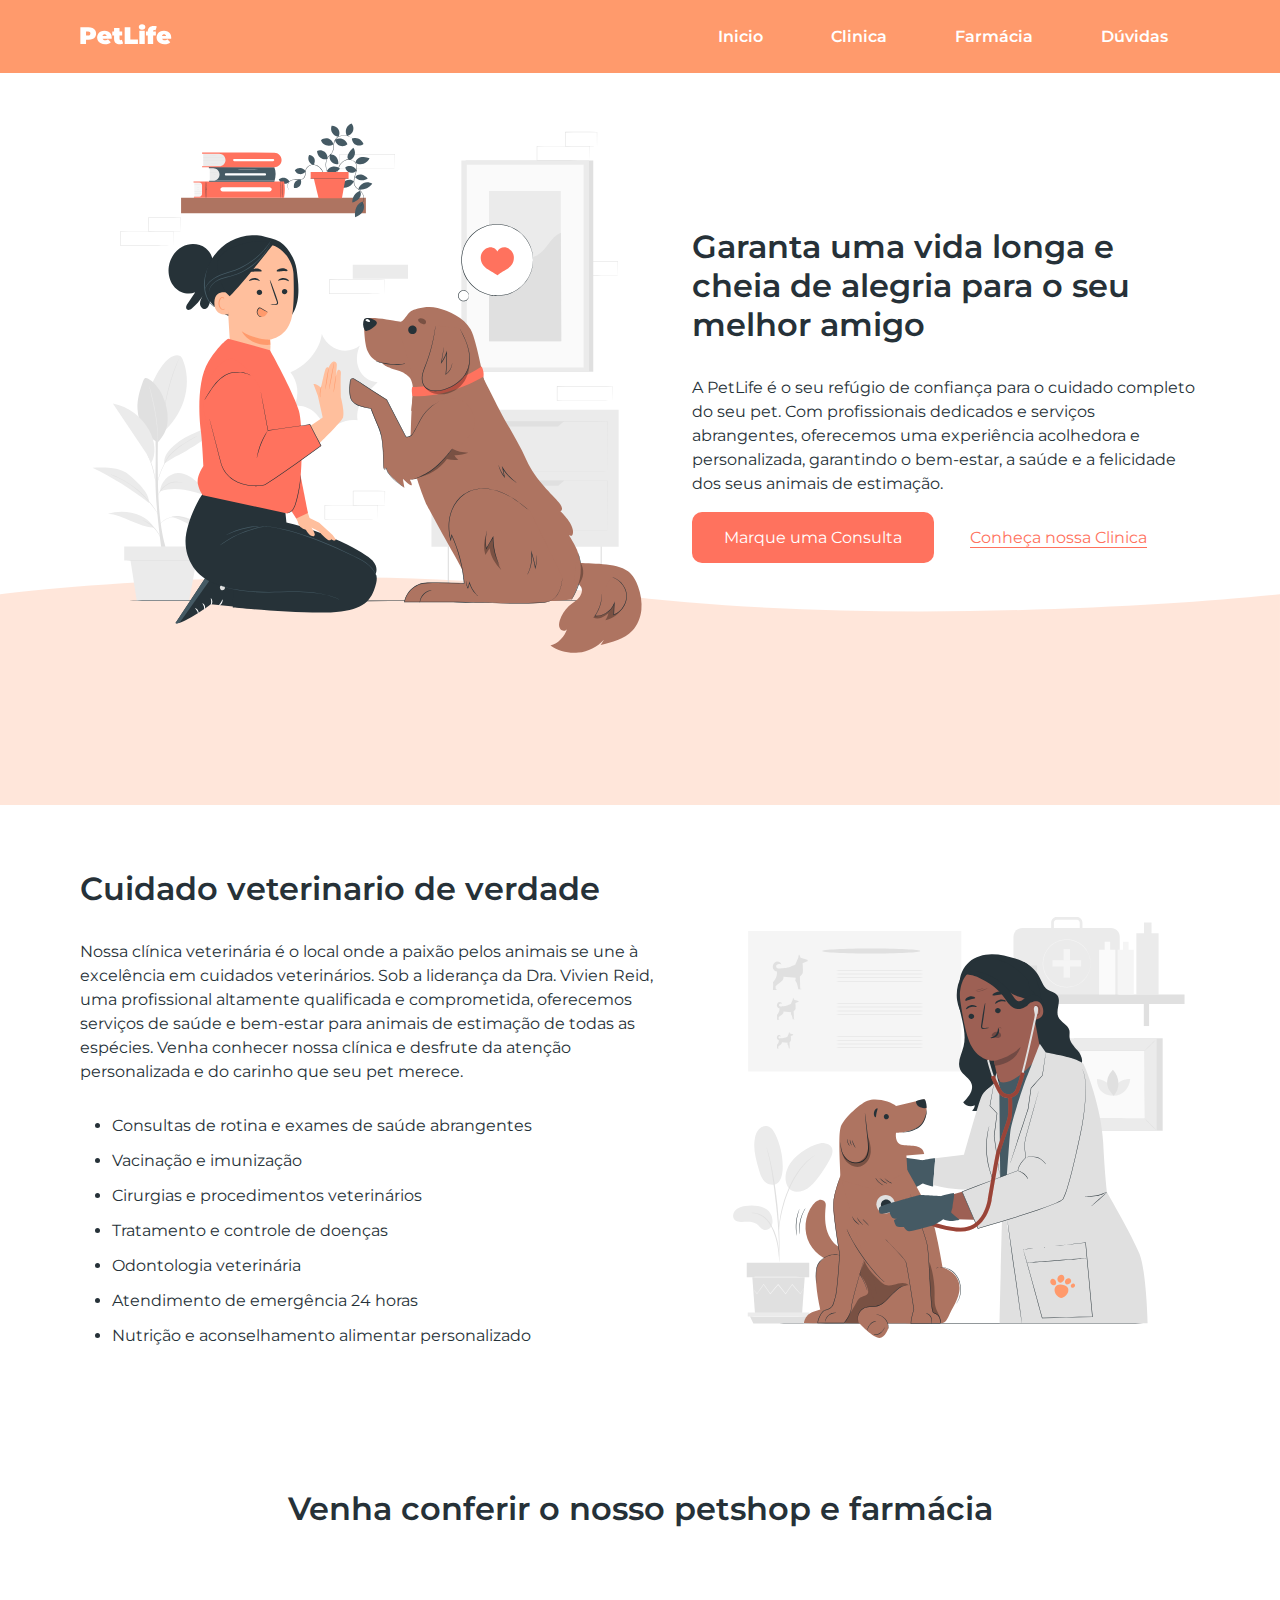
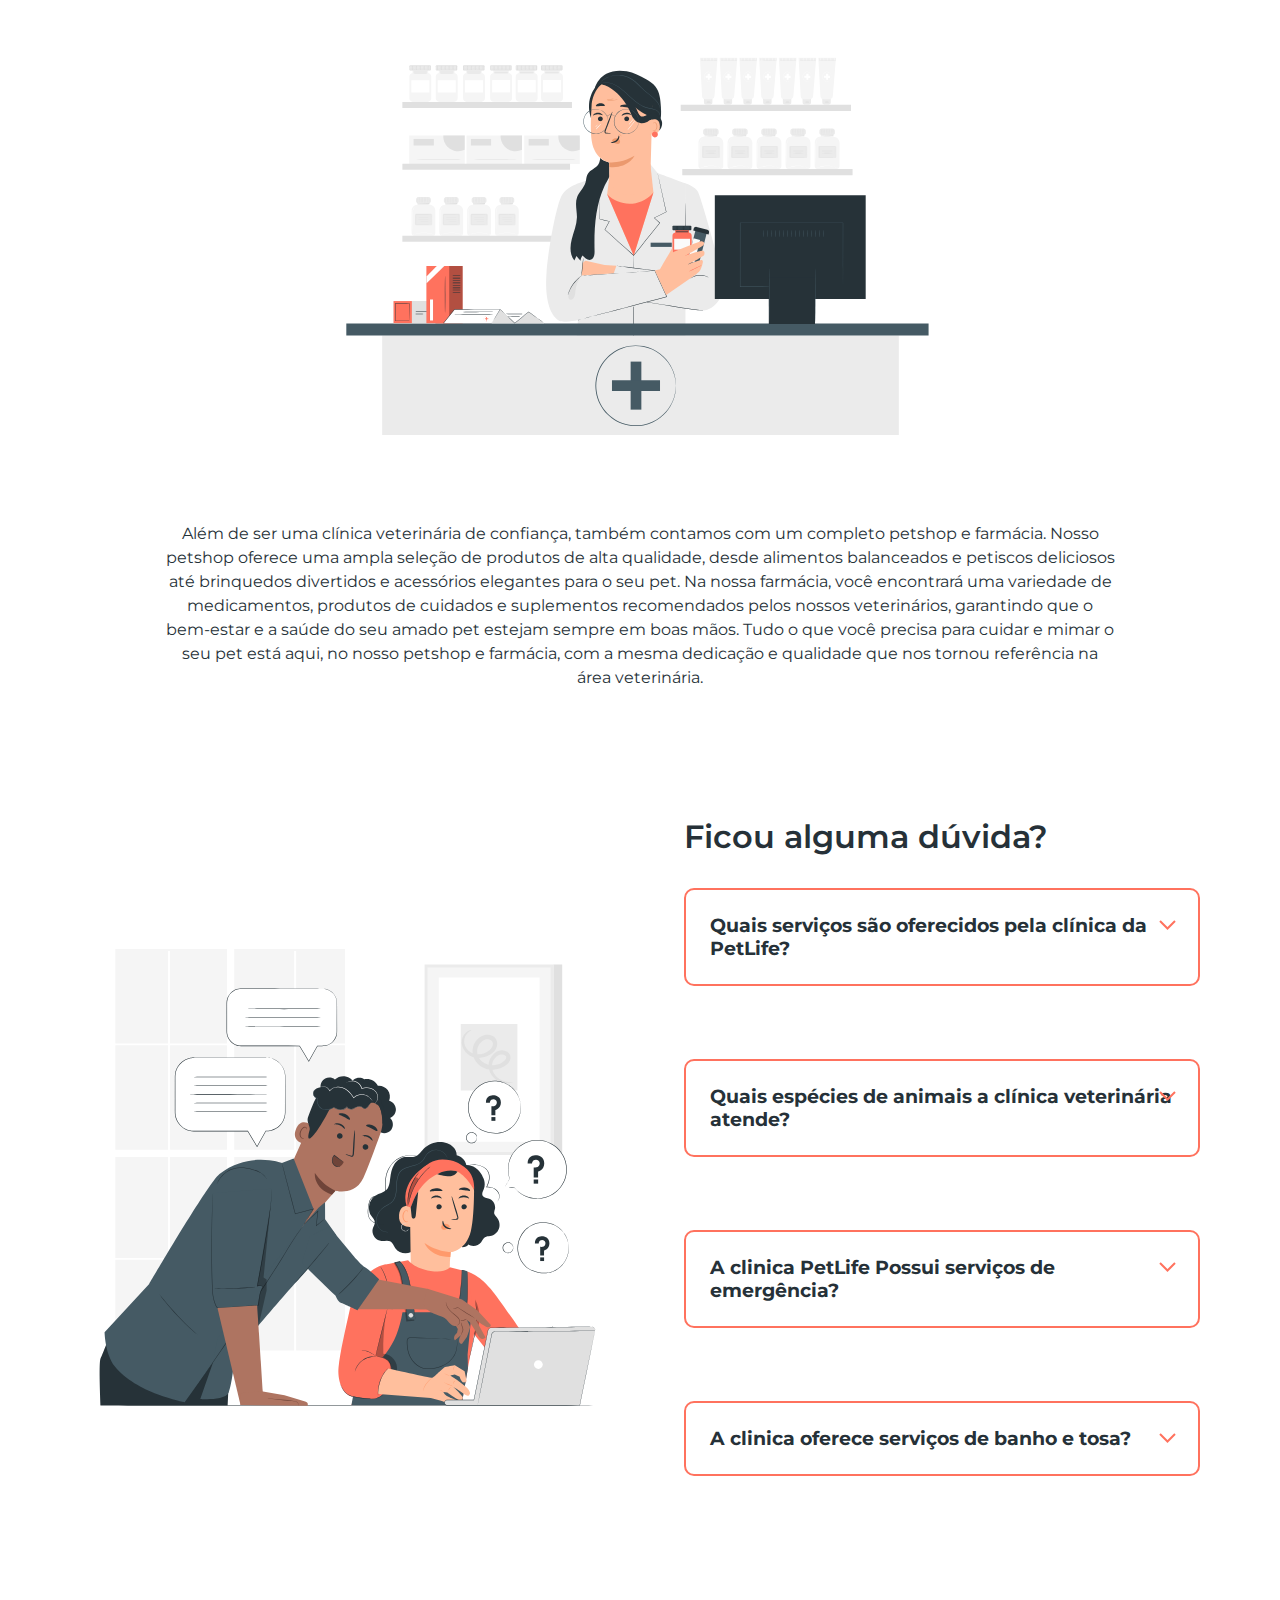
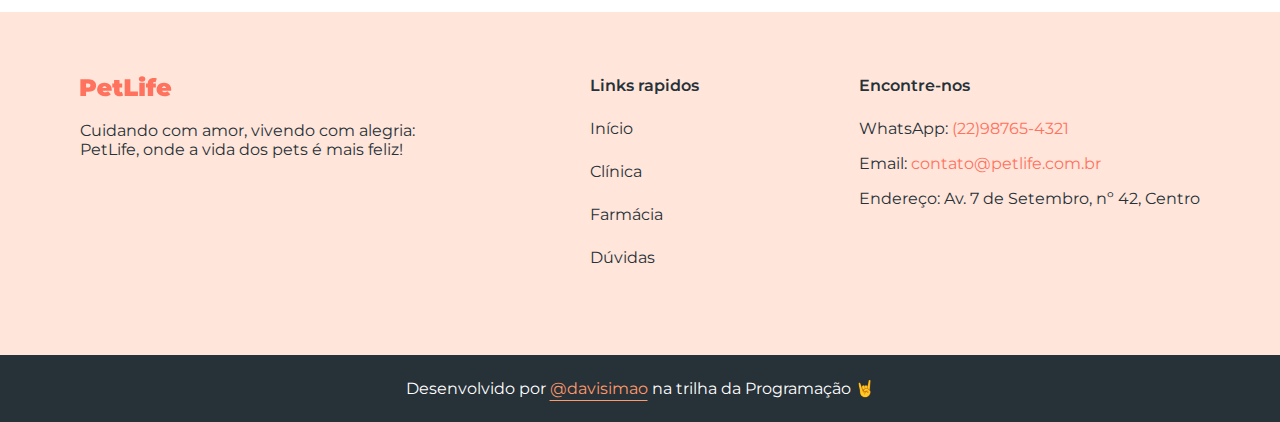
<file: index.html>
<!DOCTYPE html>
<html lang="en">
  <head>
    <meta charset="UTF-8" />
    <meta name="viewport" content="width=device-width, initial-scale=1.0" />
    <meta name="description" content="Garanta uma vida longa e cheia de alegria para o seu melhor amigo"/>
    <link rel="stylesheet" href="./style.css" />
    <link rel="preconnect" href="https://fonts.googleapis.com" />
    <link rel="preconnect" href="https://fonts.gstatic.com" crossorigin />
    <link href="https://fonts.googleapis.com/css2?family=Montserrat:wght@400;600&display=swap" rel="stylesheet"/>
    <script src="index.js" defer></script>
    <title>PetLife</title>
  </head>
  <body>
    <header>
      <a href="index.html"><img src="./img/logo-white.svg" alt="Imagem do Logo PetLife"/></a>
      <nav>
        <a href="#inicio">Inicio</a>
        <a href="#clinica">Clinica</a>
        <a href="#farmacia">Farmácia</a>
        <a href="#duvidas">Dúvidas</a>
      </nav>
    </header>
    <main>
      <section id="inicio">
        <img src="./img/start-img.svg" alt="Imagem Principal" width="580"height="580"/>
        <div>
          <h1>
            Garanta uma vida longa e cheia de alegria para o seu melhor amigo
          </h1>
          <p class="paragrafo">
            A PetLife é o seu refúgio de confiança para o cuidado completo do
            seu pet. Com profissionais dedicados e serviços abrangentes,
            oferecemos uma experiência acolhedora e personalizada, garantindo o
            bem-estar, a saúde e a felicidade dos seus animais de estimação.
          </p>
          <a class="botao" href="https://wa.me/5511943049474" target="_blank">Marque uma Consulta</a>
          <a class="botao-transparente" href="#clinica">Conheça nossa Clinica</a>
        </div>
        <img class="absolute" src="img/shape.svg" alt="" />
      </section>
      <section id="clinica">
        <div>
          <h2>Cuidado veterinario de verdade</h2>
          <p class="paragrafo">
            Nossa clínica veterinária é o local onde a paixão pelos animais se
            une à excelência em cuidados veterinários. Sob a liderança da Dra.
            Vivien Reid, uma profissional altamente qualificada e comprometida,
            oferecemos serviços de saúde e bem-estar para animais de estimação
            de todas as espécies. Venha conhecer nossa clínica e desfrute da
            atenção personalizada e do carinho que seu pet merece.
          </p>
          <ul>
            <li>Consultas de rotina e exames de saúde abrangentes</li>
            <li>Vacinação e imunização</li>
            <li>Cirurgias e procedimentos veterinários</li>
            <li>Tratamento e controle de doenças</li>
            <li>Odontologia veterinária</li>
            <li>Atendimento de emergência 24 horas</li>
            <li>Nutrição e aconselhamento alimentar personalizado</li>
          </ul>
        </div>
        <img src="./img/clinic-img.svg" height="480" width="480" loading="lazy"/>
      </section>
      <section id="farmacia">
        <h2>Venha conferir o nosso petshop e farmácia</h2>
        <img src="img/shop-img.svg" width="645" height="430" loading="lazy"/>
        <p class="paragrafo">
          Além de ser uma clínica veterinária de confiança, também contamos com
          um completo petshop e farmácia. Nosso petshop oferece uma ampla
          seleção de produtos de alta qualidade, desde alimentos balanceados e
          petiscos deliciosos até brinquedos divertidos e acessórios elegantes
          para o seu pet. Na nossa farmácia, você encontrará uma variedade de
          medicamentos, produtos de cuidados e suplementos recomendados pelos
          nossos veterinários, garantindo que o bem-estar e a saúde do seu amado
          pet estejam sempre em boas mãos. Tudo o que você precisa para cuidar e
          mimar o seu pet está aqui, no nosso petshop e farmácia, com a mesma
          dedicação e qualidade que nos tornou referência na área veterinária.
        </p>
      </section>
      <section id="duvidas">
        <img src="img/faq-img.svg" alt="" width="540" height="540" />
        <div>
          <h2>Ficou alguma dúvida?</h2>
          <div class="duvida">
            <h3>Quais serviços são oferecidos pela clínica da PetLife?</h3>
            <img src="img/arrow-down.svg" alt="" />
            <p class="paragrafo">
              A clínica veterinária da PetLife atende animais de estimação de
              todas as espécies, incluindo cães, gatos, pássaros, roedores e
              répteis. Nossos profissionais possuem conhecimento e experiência
              para cuidar de diferentes tipos de animais, oferecendo um
              atendimento especializado e dedicado a cada um deles.
            </p>
          </div>
          <div class="duvida">
            <h3>Quais espécies de animais a clínica veterinária atende?</h3>
            <img src="img/arrow-down.svg" alt="" />
            <p class="paragrafo">
              A clínica veterinária da PetLife atende animais de estimação de
              todas as espécies, incluindo cães, gatos, pássaros, roedores e
              répteis. Nossos profissionais possuem conhecimento e experiência
              para cuidar de diferentes tipos de animais, oferecendo um
              atendimento especializado e dedicado a cada um deles.
            </p>
          </div>
          <div class="duvida">
            <h3>A clinica PetLife Possui serviços de emergência?</h3>
            <img src="img/arrow-down.svg" alt="" />
            <p class="paragrafo">
              Sim, a clínica veterinária da PetLife oferece serviços de
              emergência 24 horas. Se o seu animal de estimação precisar de
              atendimento veterinário imediato fora do horário de expediente,
              nossa equipe está pronta para ajudar, fornecendo cuidados urgentes
              e tratamento adequado para garantir o bem-estar do seu pet.
            </p>
          </div>
          <div class="duvida">
            <h3>A clinica oferece serviços de banho e tosa?</h3>
            <img src="img/arrow-down.svg" alt="" />
            <p class="paragrafo">
              Sim, a clínica veterinária da PetLife oferece serviços
              profissionais de banho e tosa. Nossa equipe de profissionais
              experientes garante que seu pet receba cuidados adequados, usando
              produtos de alta qualidade e técnicas seguras. O banho e tosa
              ajudam a manter a higiene, a saúde da pele e pelagem do seu pet,
              além de proporcionar uma experiência relaxante e agradável para
              eles.
            </p>
          </div>
        </div>
      </section>
    </main>
    <footer>
      <div>
        <img src="img/logo.svg" alt="PetLife" />
        <p>
          Cuidando com amor, vivendo com alegria: PetLife, onde a vida dos pets
          é mais feliz!
        </p>
      </div>
      <div>
        <strong class="titulo">Links rapidos</strong>
        <nav>
          <a href="#inicio">Início</a>
          <a href="#clinica">Clínica</a>
          <a href="#farmacia">Farmácia</a>
          <a href="#duvidas">Dúvidas</a>
        </nav>
      </div>
      <div>
        <strong class="titulo">Encontre-nos</strong>
        <p>
          WhatsApp:
          <a href="https://wa.me/22987654321" target="_blank">(22)98765-4321</a>
        </p>
        <p>Email: <a href="" target="_blank">contato@petlife.com.br</a></p>
        <p>Endereço: Av. 7 de Setembro, nº 42, Centro</p>
      </div>
    </footer>
    <div id="copyright">
      Desenvolvido por <a href="https://github.com/davisimao" target="_blank"> @davisimao</a> na trilha da Programação 🤘</div>
  </body>
</html>
</file>
<file: style.css>
* {
  box-sizing: border-box;
  margin: 0;
  padding: 0;
  font-family: "Montserrat", sans-serif;
  scroll-behavior: smooth;
}
body {
  color: #263138;
}
header {
  background-color: #ff9a6c;
  display: flex;
  align-items: center;
  justify-content: space-between;
  padding: 24px 80px;
}

header nav a {
  color: white;
  font-weight: 600;
  padding: 32px;
  text-decoration: none;
}

#inicio {
  display: flex;
  align-items: center;
  gap: 32px;
  padding: 24px 80px 128px 80px;
  position: relative;
}

h1,
h2 {
  font-weight: 600;
  font-size: 32px;
  margin-bottom: 32px;
}

.paragrafo {
  line-height: 150%;
  margin-bottom: 32px;
}

.botao {
  background-color: #ff725e;
  padding: 16px 32px;
  text-decoration: none;
  color: white;
  border-radius: 10px;
}

.botao-transparente {
  background-color: transparent;
  padding: 16px 32px;
  text-underline-offset: 4px;
  color: #ff725e;
}

.absolute {
  position: absolute;
  bottom: 0;
  left: 0;
  width: 100%;
  z-index: -10;
}

#clinica {
  display: flex;
  align-items: center;
  gap: 64px;
  padding: 64px 80px;
}

#clinica li {
  margin-bottom: 16px;
  margin-left: 32px;
}

#farmacia {
  padding: 64px 80px;
  text-align: center;
}

#farmacia img {
  margin: 64px auto;
}

#farmacia .paragrafo {
  max-width: 950px;
  margin: 0 auto;
}

#duvidas {
  display: flex;
  align-items: center;
  gap: 64px;
  padding: 63px 80px;
}
.duvida {
  position: relative;
}

.duvida h3 {
  border: 2px solid #ff725e;
  border-radius: 10px;
  cursor: pointer;
  padding: 24px;
}
.duvida img {
  position: absolute;
  top: 32px;
  right: 24px;
}

.duvida .paragrafo {
  border-right: 1px solid #ff725e;
  border-bottom: 1px solid #ff725e;
  border-left: 1px solid #ff725e;
  border-radius: 0 0 8px 8px;
  margin-top: -8px;
  padding: 24px;
  height: 0;
  opacity: 0;
  overflow: hidden;
  transition: .4s;
}


.duvida.ativa .paragrafo{
  height: fit-content;
  opacity: 1;
  padding: 24px;
}

footer {
  background-color: rgba(255, 152, 108, 0.25);
  display: flex;
  gap: 80px;
  padding: 64px 80px;
  justify-content: space-between;
}

footer img,
footer .titulo {
  display: block;
  font-weight: 600;
  margin-bottom: 24px;
}

footer nav a {
  color: #263138;
  display: block;
  margin-bottom: 24px;
  text-decoration: none;
}
footer p {
  margin-bottom: 16px;
  max-width: 350px;
}

footer p a {
  color: #ff725e;
  text-decoration: none;
}

#copyright {
  background-color: #263138;
  padding: 24px;
  text-align: center;
  color: white;
}

#copyright a {
  color: #ff9a6c;
  text-underline-offset: 6px;
}
</file>
